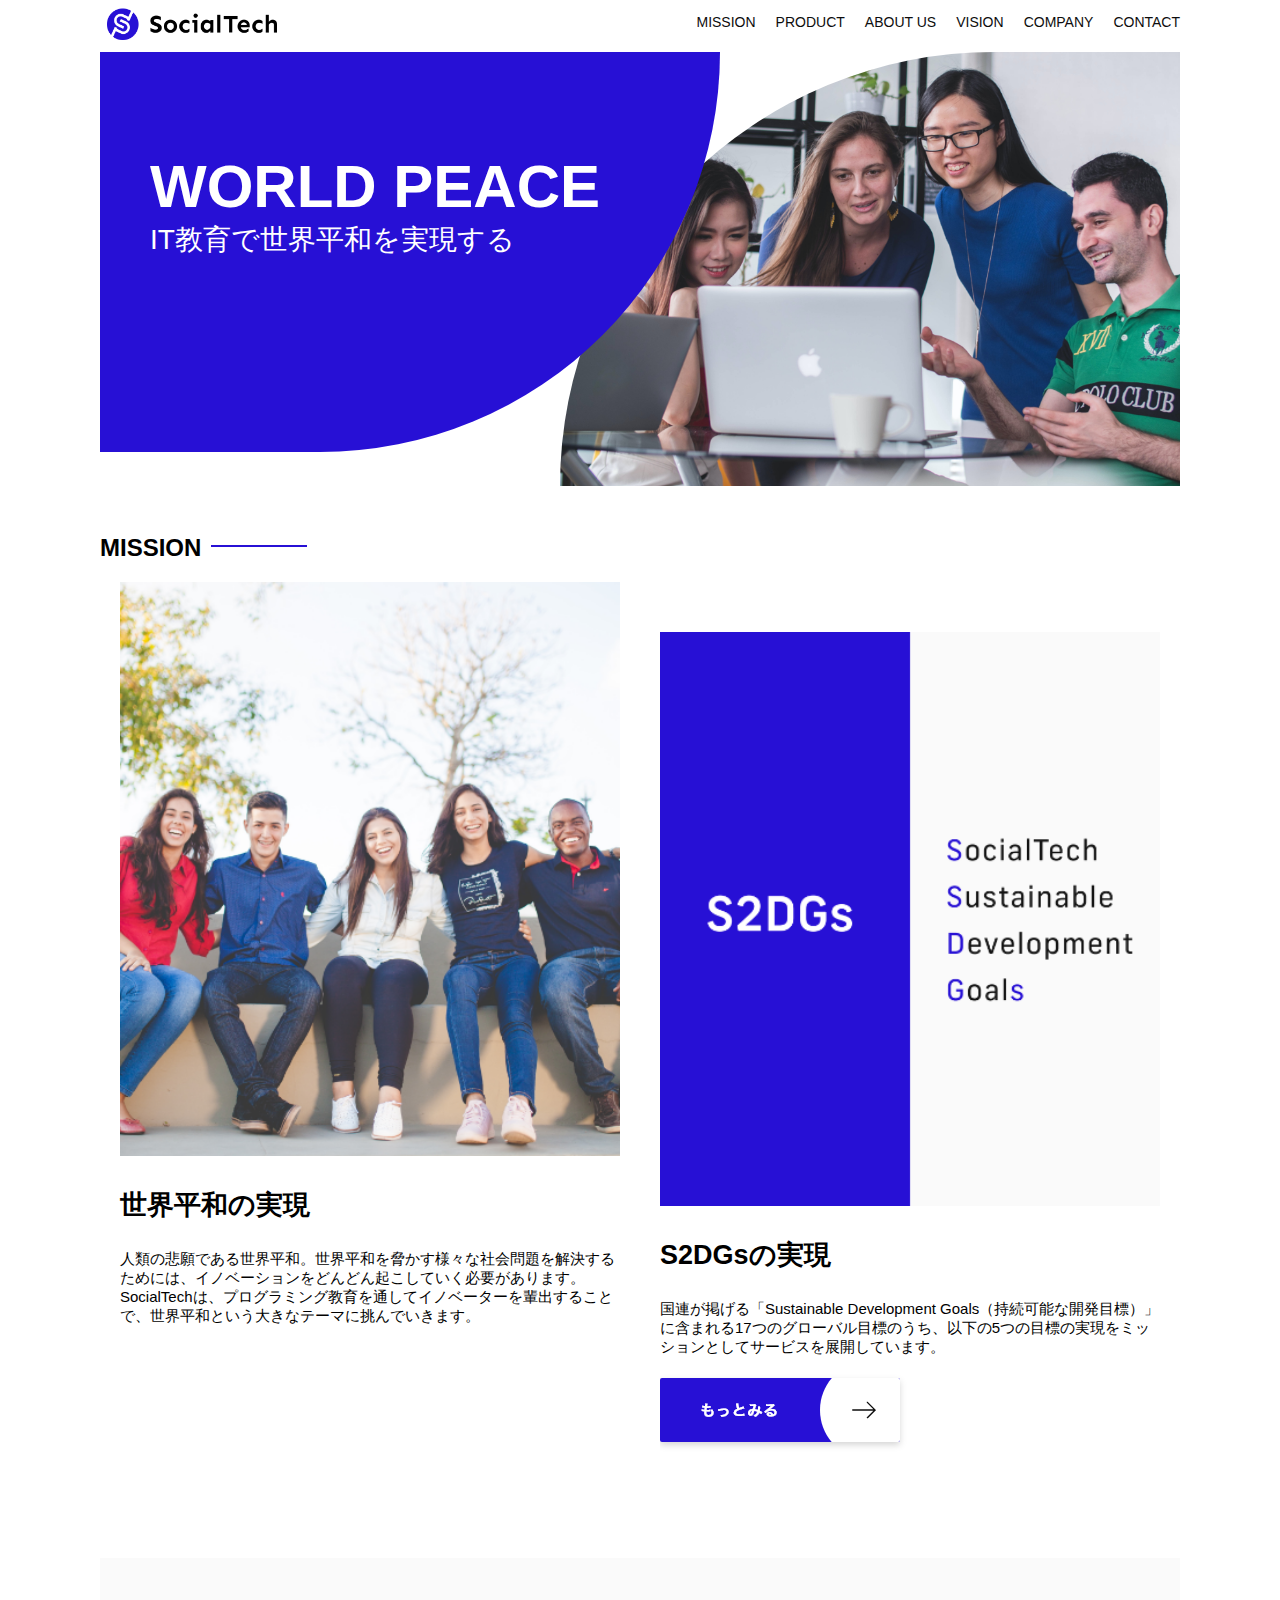
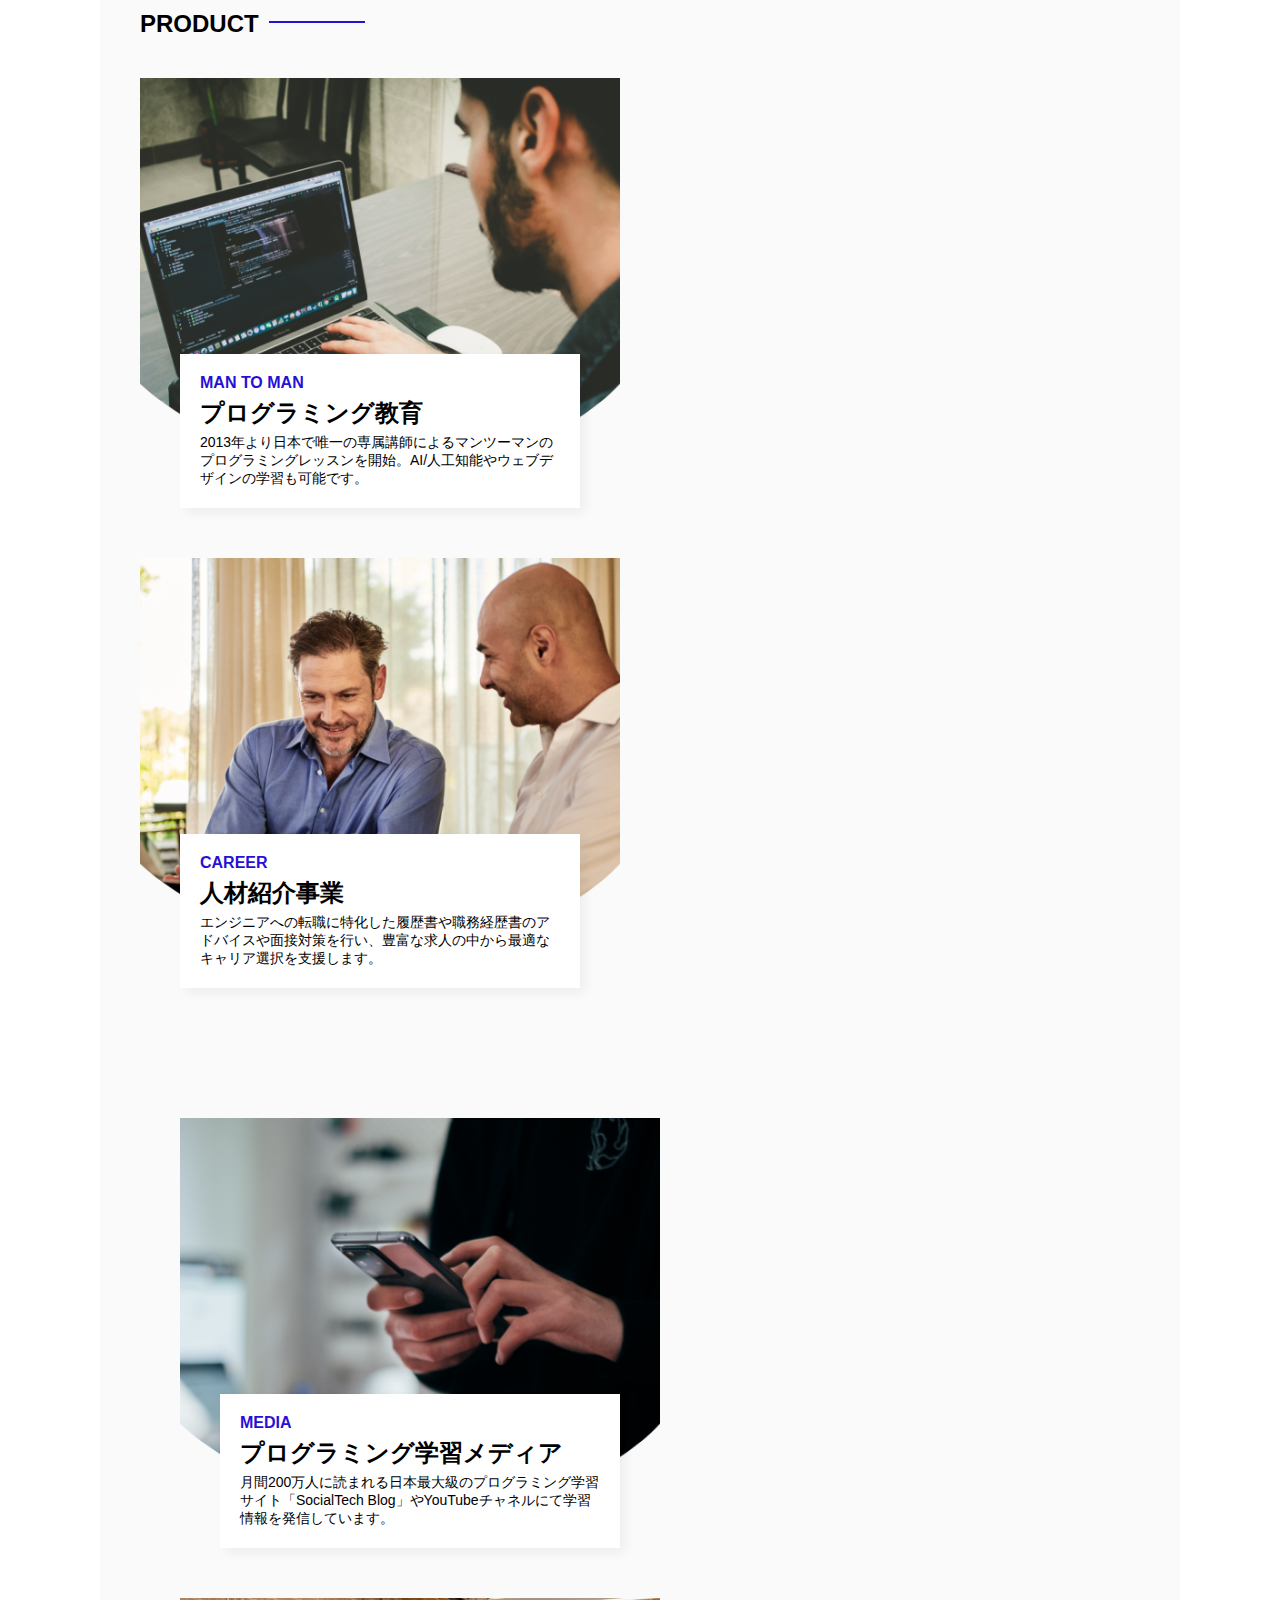
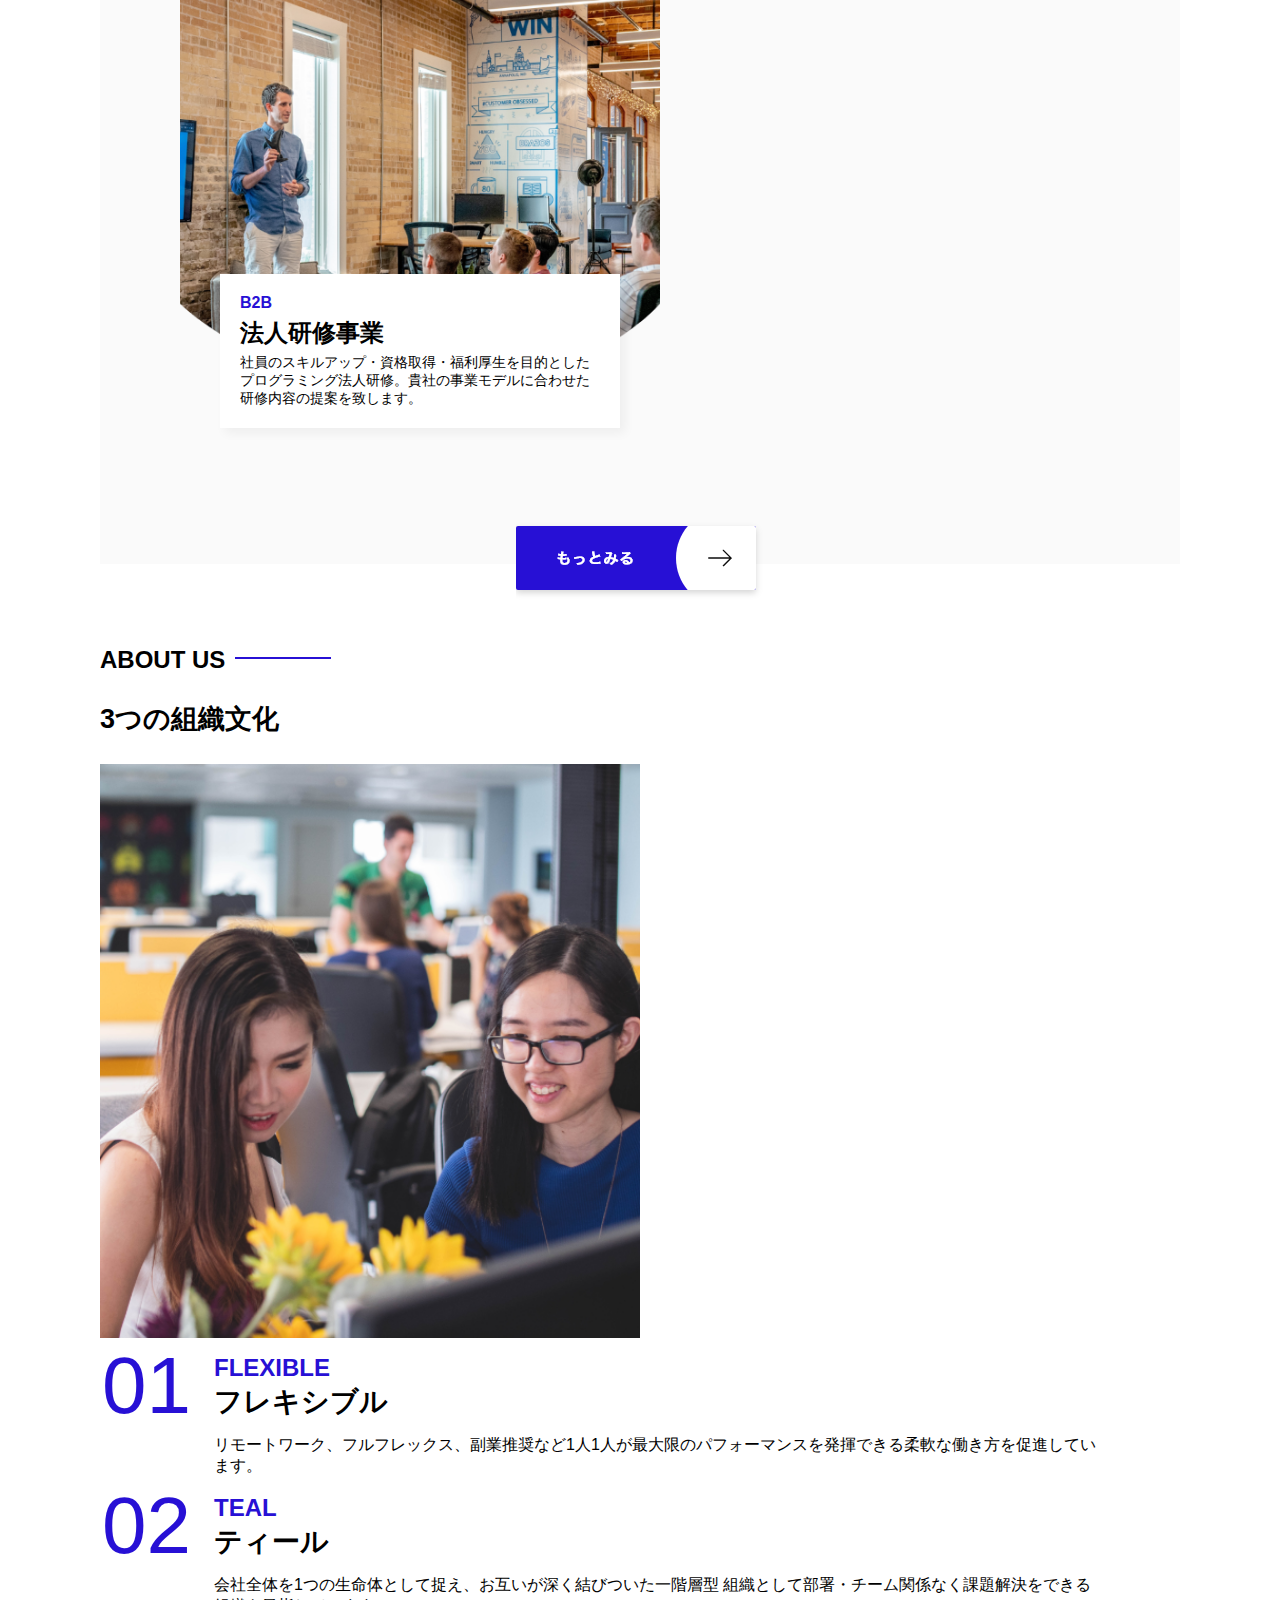
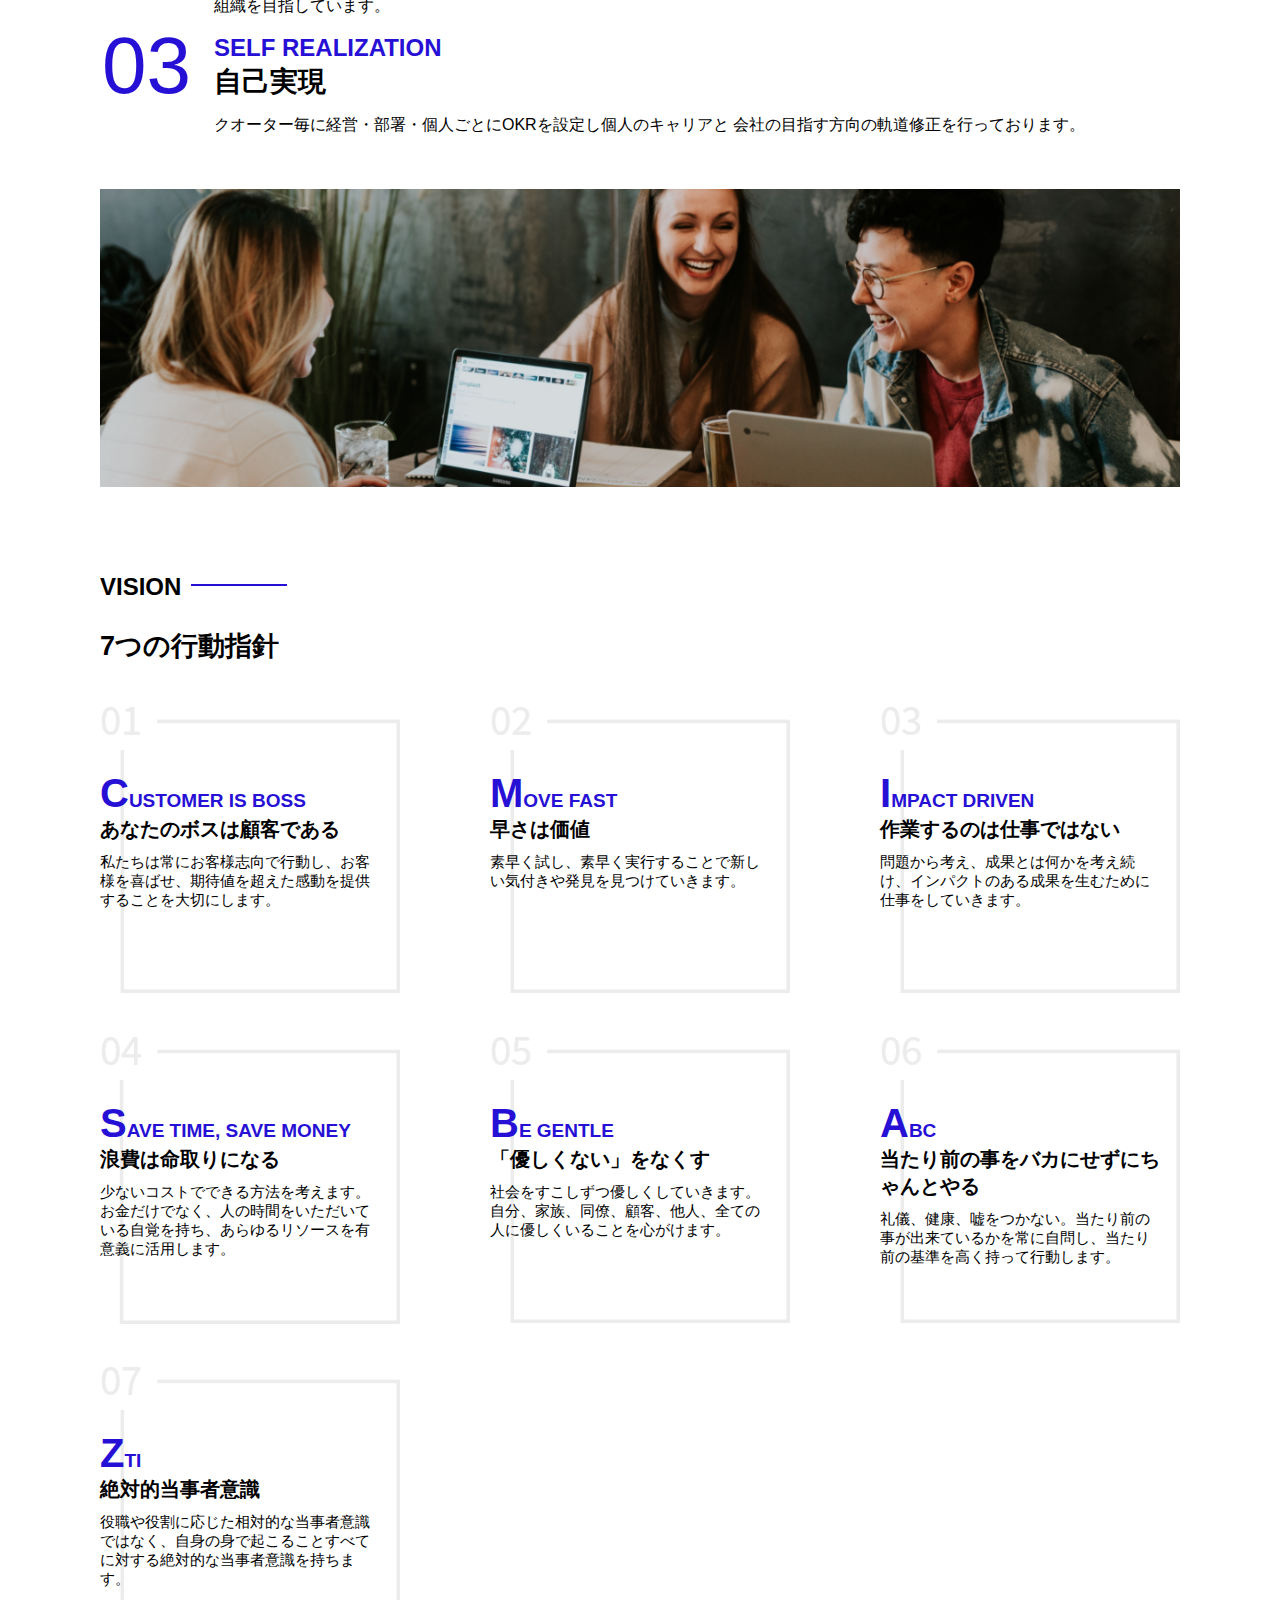
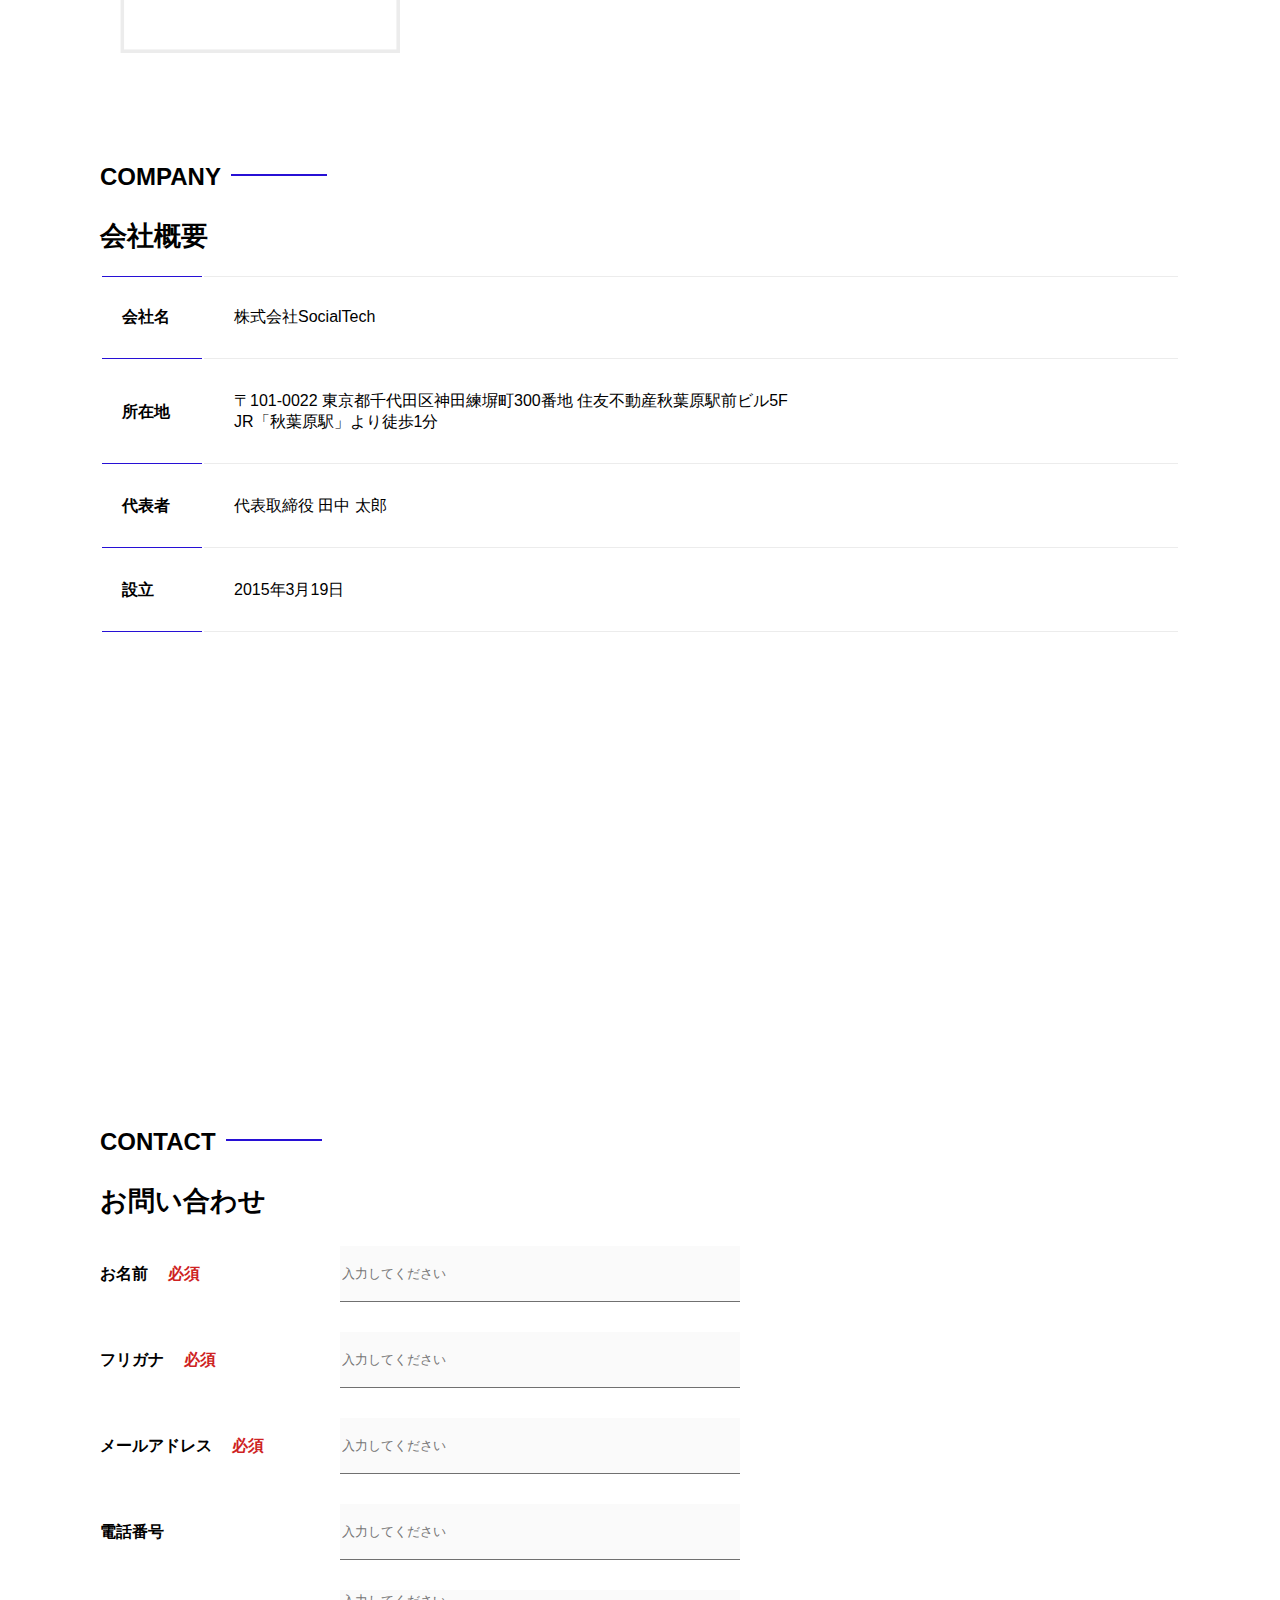
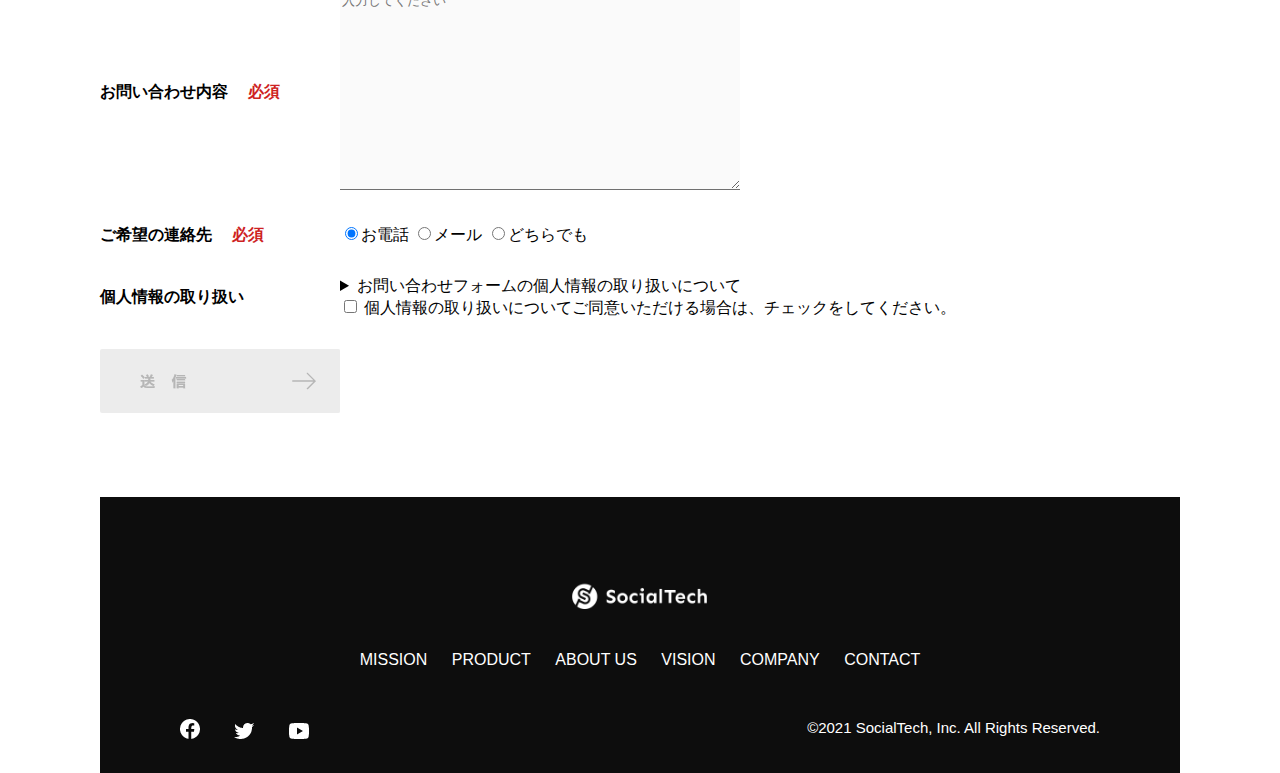
<file: kadai_tutorial_output/index.html>
<!DOCTYPE html>
<html>
<head>
  <title>SocialTech</title>
  <meta charset="UTF-8">
  <meta name="description" content="SocialTechはEdTech業界のリーディングカンパニーを目指します。">
  <meta name="viewport" content="width=device-width, initial-scale=1.0">
  <link rel="stylesheet" href="style.css">
</head>
<body>
  <!-- ヘッダー -->
  <header>
     <!-- ロゴ -->
     <a href="index.html" id="logo"><img src="images/logo.png" alt="トップページに戻る"></a>

      <!-- PC用ナビゲーション -->
    <nav id="nav-pc">
      <ul>
       <li><a href="mission.html">MISSION</a></li>
       <li><a href="product.html">PRODUCT</a></li>
       <li><a href="index.html#aboutus">ABOUT US</a></li>
       <li><a href="index.html#vision">VISION</a></li>
       <li><a href="index.html#company">COMPANY</a></li>
       <li><a href="index.html#contact">CONTACT</a></li>
      </ul>
  </nav>
   <!-- スマホ用メニューボタン -->
   <button id="menu-sp" onclick="document.getElementById('nav-sp').style.display = 'block'">
    <img src="images/button-menu.png" alt="ナビゲーションを開く">
  </button>
   <!-- スマホ用ナビゲーション -->
   <div id="nav-sp">
    <button id="close" onclick="document.getElementById('nav-sp').style.display = 'none'">
      <img src="images/button-close.png" alt="ナビゲーションを閉じる">
    </button>

    <nav>
      <ul>
        <li>
          <a id="logo-sp" href="index.html" onclick="document.getElementById('nav-sp').style.display = 'none'"><img src="images/logo-sp.png" alt="トップページに戻る"></a>
        </li>
        <li><a class="menu" href="mission.html" onclick="document.getElementById('nav-sp').style.display = 'none'">MISSION</a></li>
        <li><a class="menu" href="product.html" onclick="document.getElementById('nav-sp').style.display = 'none'">PRODUCT</a></li>
        <li><a class="menu" href="index.html#aboutus" onclick="document.getElementById('nav-sp').style.display = 'none'">ABOUT US</a></li>
        <li><a class="menu" href="index.html#vision" onclick="document.getElementById('nav-sp').style.display = 'none'">VISION</a></li>
        <li><a class="menu" href="index.html#company" onclick="document.getElementById('nav-sp').style.display = 'none'">COMPANY</a></li>
        <li><a class="menu" href="index.html#contact" onclick="document.getElementById('nav-sp').style.display = 'none'">CONTACT</a></li>
      </ul>
    </nav>
    <div id="sns">
      <a href="https://www.facebook.com/sejuku2013">
        <img src="images/button-facebook.png" alt="Facebookのリンク">
      </a>
      <a href="https://twitter.com/samuraijuku">
        <img src="images/button-twitter.png" alt="Twitterのリンク">
      </a>
      <a href="https://www.youtube.com/channel/UCCFOQO5aDK0xXam4cUQXT8g">
        <img src="images/button-youtube.png" alt="YouTubeのリンク">
      </a>
    </div>
  </div>
  </header>
  <!--======== 前略 ========-->

  <main>
    <article>
      <!-- メインビジュアル -->
      <section id="main-visual">
        <div id="main-message">
          <h1>WORLD PEACE</h1>
          <p>IT教育で世界平和を実現する</p>
        </div>
        <img src="images/index/index-main.png" alt="PCの周りに集まる多国籍の仲間たち">
      </section>
      <!--ミッション-->
      <section id="mission">
        <h2 class="index-h2">MISSION</h2>
        <div id="mission-flex">
          <div>
            <img id="mission-photo" src="images/index/index-mission.png" alt="屋外のベンチで写真を撮影する多国籍の仲間たち">
            <h3>世界平和の実現</h3>
            <p>
              人類の悲願である世界平和。世界平和を脅かす様々な社会問題を解決するためには、イノベーションをどんどん起こしていく必要があります。SocialTechは、プログラミング教育を通してイノベーターを輩出することで、世界平和という大きなテーマに挑んでいきます。
            </p>
          </div>
          <div>
            <img id="s2dgs" src="images/index/s2dgs.png" alt="S2DGs">
            <h3>S2DGsの実現</h3>
            <p>国連が掲げる「Sustainable Development Goals（持続可能な開発目標）」に含まれる17つのグローバル目標のうち、以下の5つの目標の実現をミッションとしてサービスを展開しています。</p>
            <a href="mission.html">
              <img src="images/button-more.png" alt="もっとみる">
            </a>
          </div>
        </div>
      </section>
       <!-- プロダクト -->
       <section id="product">
        <h2 class="index-h2">PRODUCT</h2>
         <div class="product-flex">
          <div id="product-left">
            <div>
              <img class="product-photo" src="images/index/index-mantoman.png" alt="PCでコードを書く男性">
              <div class="product-explain">
                <span>MAN TO MAN</span>
                <h3>プログラミング教育</h3>
                <p>2013年より日本で唯一の専属講師によるマンツーマンのプログラミングレッスンを開始。AI/人工知能やウェブデザインの学習も可能です。</p>
              </div>
            </div>
            <div>
              <img class="product-photo" src="images/index/index-career.png" alt="笑顔で話し合う2人の男性">
              <div class="product-explain">
                <span>CAREER</span>
                <h3>人材紹介事業</h3>
                <p>エンジニアへの転職に特化した履歴書や職務経歴書のアドバイスや面接対策を行い、豊富な求人の中から最適なキャリア選択を支援します。</p>
              </div>
            </div>
          </div>
          <div id="product-right">
            <div>
              <img class="product-photo" src="images/index/index-media.png" alt="スマートフォンを操作する人">
              <div class="product-explain">
                <span>MEDIA</span>
                <h3>プログラミング学習メディア</h3>
                <p>月間200万人に読まれる日本最大級のプログラミング学習サイト「SocialTech Blog」やYouTubeチャネルにて学習情報を発信しています。</p>
              </div>
            </div>
            <div>
              <img class="product-photo" src="images/index/index-b2b.png" alt="講演中の男性とそれを聴く人々">
              <div class="product-explain">
                <span>B2B</span>
                <h3>法人研修事業</h3>
                <p>社員のスキルアップ・資格取得・福利厚生を目的としたプログラミング法人研修。貴社の事業モデルに合わせた研修内容の提案を致します。</p>
              </div>
            </div>
          </div>
        </div>
        <div id="product-more">
          <a href="product.html">
            <img src="images/button-more.png" alt="もっとみる">
          </a>
          </div>
         </div>
       </section>
       <!---ABOUT US-->
      <section id="aboutus">
        <h2 class="index-h2">ABOUT US</h2>
        <h3>3つの組織文化</h3>
        <div>
          <table class="culture-table">
            <tr>
              <td class="culture-num">01</td>
              <th><span class="culture-en">FLEXIBLE</span><br>フレキシブル</th>
            </tr>
            <tr>
              <td>
                <!--空のセル-->
              </td>
              <td class="culture-description">リモートワーク、フルフレックス、副業推奨など1人1人が最大限のパフォーマンスを発揮できる柔軟な働き方を促進しています。</td>
            </tr>
            <tr>
              <td class="culture-num">02</td>
              <th><span class="culture-en">TEAL</span><br>ティール</th>
            </tr>
            <tr>
              <td>
                <!--空のセル-->
              </td>
              <td class="culture-description">会社全体を1つの生命体として捉え、お互いが深く結びついた一階層型 組織として部署・チーム関係なく課題解決をできる組織を目指しています。</td>
            </tr>
            <tr>
              <td class="culture-num">03</td>
              <th><span class="culture-en">SELF REALIZATION</span><br>自己実現</th>
            </tr>
            <tr>
              <td>
                <!--空のセル-->
              </td>
              <td class="culture-description">クオーター毎に経営・部署・個人ごとにOKRを設定し個人のキャリアと 会社の目指す方向の軌道修正を行っております。</td>
            </tr>
          </table>
          <img class="culture-img" src="images/index/index-aboutus1.png" alt="笑顔で話し合う2人の女性">
        </div>
        <img class="culture-img2" src="images/index/index-aboutus2.png" alt="笑顔で話し合う3人の男女">
      </section>
       <!-- VISION -->
       <section id="vision">
        <h2 class="index-h2">VISION</h2>
        <h3>7つの行動指針</h3>
        <div>
          <div class="vision-box">
            <img src="images/index/vision-01.png" alt="01">
            <div>
              <h4>CUSTOMER IS BOSS</h4>
              <h5>あなたのボスは顧客である</h5>
              <p>私たちは常にお客様志向で行動し、お客様を喜ばせ、期待値を超えた感動を提供することを大切にします。</p>
            </div>
          </div>
          <div class="vision-box">
            <img src="images/index/vision-02.png" alt="02">
            <div>
              <h4>MOVE FAST</h4>
              <h5>早さは価値</h5>
              <p>素早く試し、素早く実行することで新しい気付きや発見を見つけていきます。</p>
            </div>
          </div>
          <div class="vision-box">
            <img src="images/index/vision-03.png" alt="03">
            <div>
              <h4>IMPACT DRIVEN</h4>
              <h5>作業するのは仕事ではない</h5>
              <p>問題から考え、成果とは何かを考え続け、インパクトのある成果を生むために仕事をしていきます。</p>
            </div>
          </div>
          <div class="vision-box">
            <img src="images/index//vision-04.png" alt="04">
            <div>
              <h4>SAVE TIME, SAVE MONEY</h4>
              <h5>浪費は命取りになる</h5>
              <p>少ないコストでできる方法を考えます。お金だけでなく、人の時間をいただいている自覚を持ち、あらゆるリソースを有意義に活用します。</p>
            </div>
          </div>
          <div class="vision-box">
            <img src="images/index/vision-05.png" alt="05">
            <div>
              <h4>BE GENTLE</h4>
              <h5>「優しくない」をなくす</h5>
              <p>社会をすこしずつ優しくしていきます。自分、家族、同僚、顧客、他人、全ての人に優しくいることを心がけます。</p>
            </div>
          </div>
          <div class="vision-box">
            <img src="images/index/vision-06.png" alt="06">
            <div>
              <h4>ABC</h4>
              <h5>当たり前の事をバカにせずにちゃんとやる</h5>
              <p>礼儀、健康、嘘をつかない。当たり前の事が出来ているかを常に自問し、当たり前の基準を高く持って行動します。</p>
            </div>
          </div>
          <div class="vision-box">
            <img src="images/index/vision-07.png" alt="07">
            <div>
              <h4>ZTI</h4>
              <h5>絶対的当事者意識</h5>
              <p>役職や役割に応じた相対的な当事者意識ではなく、自身の身で起こることすべてに対する絶対的な当事者意識を持ちます。</p>
            </div>
          </div>
        </div>
      </section>
       <!-- COMPANY -->
       <section id="company">
        <h2 class="index-h2">COMPANY</h2>
        <h3>会社概要</h3>
        <table id="company-table">
          <tr>
            <th class="tableheader tableheader-first">会社名</th>
            <td class="cell cell-first">株式会社SocialTech</td>
          </tr>
          <tr>
            <th class="tableheader">所在地</th>
            <td class="cell">〒101-0022 東京都千代田区神田練塀町300番地 住友不動産秋葉原駅前ビル5F<br>JR「秋葉原駅」より徒歩1分</td>
          </tr>
          <tr>
            <th class="tableheader">代表者</th>
            <td class="cell">代表取締役 田中 太郎</td>
          </tr>
          <tr>
            <th class="tableheader">設立</th>
            <td class="cell">2015年3月19日</td>
          </tr>
        </table>
        <iframe 
        src="https://www.google.com/maps/embed?pb=!1m18!1m12!1m3!1d3240.0688551336807!2d139.7720776771055!3d35.69992317258124!2m3!1f0!2f0!3f0!3m2!1i1024!2i768!4f13.1!3m3!1m2!1s0x60188fee13660e23%3A0x77137876edf742ac!2z5L2P5Y-L5LiN5YuV55Sj56eL6JGJ5Y6f6aeF5YmN44OT44Or!5e0!3m2!1sja!2sjp!4v1704858013291!5m2!1sja!2sjp" 
        style="border: 0" allowfullscreen="" loading="lazy">
        </iframe>
      </section>
       <!-- お問い合わせフォーム -->
       <section id="contact">
        <h2 class="index-h2">CONTACT</h2>
        <h3>お問い合わせ</h3>
        <form>
          <div>
            <div class="contact-heading">
              <label class="contact-label">お名前<span class="contact-span">必須</span></label>
            </div>
            <div>
              <input type="text" name="name" placeholder="入力してください" class="contact-textbox">
            </div>
          </div>
          <div>
            <div class="contact-heading">
              <label class="contact-label">フリガナ<span class="contact-span">必須</span></label>
            </div>
            <div>
              <input type="text" name="hurigana" placeholder="入力してください" class="contact-textbox">
            </div>
          </div>
          <div>
            <div class="contact-heading">
              <label class="contact-label">メールアドレス<span class="contact-span">必須</span></label>
            </div>
            <div>
              <input type="text" name="email" placeholder="入力してください" class="contact-textbox">
            </div>
          </div>
          <div>
            <div class="contact-heading">
              <label class="contact-label">電話番号</label>
            </div>
            <div>
              <input type="text" name="tel" placeholder="入力してください" class="contact-textbox">
            </div>
          </div>
          <div>
            <div class="contact-heading">
              <label class="contact-label">お問い合わせ内容<span class="contact-span">必須</span></label>
            </div>
            <div>
              <textarea class="contact-textarea" placeholder="入力してください" name="message"></textarea>
            </div>
          </div>
          <div>
            <div class="contact-heading">
              <label class="contact-label">ご希望の連絡先<span class="contact-span">必須</span></label>
            </div>
            <div>
              <input class="radiobutton" type="radio" value="tel" name="contact" checked><label>お電話</label>
              <input class="radiobutton" type="radio" value="mail" name="contact"><label>メール</label>
              <input class="radiobutton" type="radio" value="both" name="contact"><label>どちらでも</label>
            </div>
          </div>
          <div>
            <div class="contact-heading">
              <label class="contact-label">個人情報の取り扱い</label>
            </div>
            <div>
              <details>
                <summary>お問い合わせフォームの個人情報の取り扱いについて</summary>
                <div>
                  <dl>
                    <dt>１．組織の名称又は氏名</dt>
                    <dd>株式会社SocialTech</dd>
                    <dt>２．個人情報保護管理者（若しくはその代理人）の氏名又は職名、所属及び連絡先</dt>
                    <dd>
                      <p>鈴木 一郎 コーポレート部</p>
                      <p>メールアドレス：samurai@example.com</p>
                      <p>TEL：03-1234-5678</p>
                    </dd>
                    <dt>３．個人情報の利用目的</dt>
                    <dd>
                      <ul>
                        <li>本サービス及び本サービスに関連する情報の提供又はそれらに関する連絡のため</li>
                        <li>ユーザーの本人確認のため</li>
                        <li>当社サービスのご案内のため</li>
                        <li>当社の商品等の広告または宣伝（電子メールによるものを含むものとします。）</li>
                      </ul>
                    </dd>
                    <dt>４．個人情報の取り扱い業務の委託</dt>
                    <dd>個人情報の取扱業務の全部または一部を外部に業務委託する場合があります。その際、弊社は、個人情報を適切に保護できる管理体制を敷き実行していることを条件として委託先を厳選したうえで、機密保持契約を委託先と締結し、お客様の個人情報を厳密に管理させます。</dd>
                    <dt>５．個人情報の開示等の請求</dt>
                    <dd>
                      お客様は、弊社に対してご自身の個人情報の開示等（利用目的の通知、開示、内容の訂正・追加・削除、利用の停止または消去、第三者への提供の停止）に関して、当社問合わせ窓口に申し出ることができます。<br>
                      その際、弊社はお客様ご本人を確認させていただいたうえで、合理的な期間内に対応いたします。<br>
                      なお、個人情報に関する弊社問合わせ先は、次の通りです。
                    </dd>
                    <dd>
                      <p>株式会社SocialTech　個人情報問合せ窓口</p>
                      <p>〒150-0043　東京都千代田区神田練塀町300番地 住友不動産秋葉原駅前ビル5F</p>
                      <p>メールアドレス：samurai@example.com　TEL：03-1234-5678</p>
                    </dd>

                    <dt>６．個人情報を提供されることの任意性について</dt>
                    <dd>お客様がご自身の個人情報を弊社に提供されるか否かは、お客様のご判断によりますが、もしご提供されない場合には、適切なサービスが提供できない場合がありますので予めご了承ください。</dd>
                  </dl>
                </div>
              </details>
              <input type="checkbox" name="agree">
              <span>個人情報の取り扱いについてご同意いただける場合は、チェックをしてください。</span>
            </div>
          </div>
          <input type="image" src="images/button-submit.png" alt="送信する">
        </form>
      </section>
    </article>
  </main>

  <footer>
    <div id="footer-logo">
      <img src="images/logo-sp.png" alt="SocialTech">
    </div>
    <div id="footer-link">
      <a href="mission.html">MISSION</a>
      <a href="product.html">PRODUCT</a>
      <a href="index.html#aboutus">ABOUT US</a>
      <a href="index.html#vision">VISION</a>
      <a href="index.html#company">COMPANY</a>
      <a href="index.html#contact">CONTACT</a>
    </div>
    <div id="sns-footer">
      <div class="sns-btns">
        <a href="https://www.facebook.com/sejuku2013"><img src="images/button-facebook.png" alt="Facebookのリンク"></a>
        <a href="https://twitter.com/samuraijuku"><img src="images/button-twitter.png" alt="Twitterのリンク"></a>
        <a href="https://www.youtube.com/channel/UCCFOQO5aDK0xXam4cUQXT8g"><img src="images/button-youtube.png" alt="YouTubeのリンク"></a>
      </div>
      <p id="copyright">&copy;2021 SocialTech, Inc. All Rights Reserved.</p>
    </div>
  </footer>

</body>

</html>
</file>
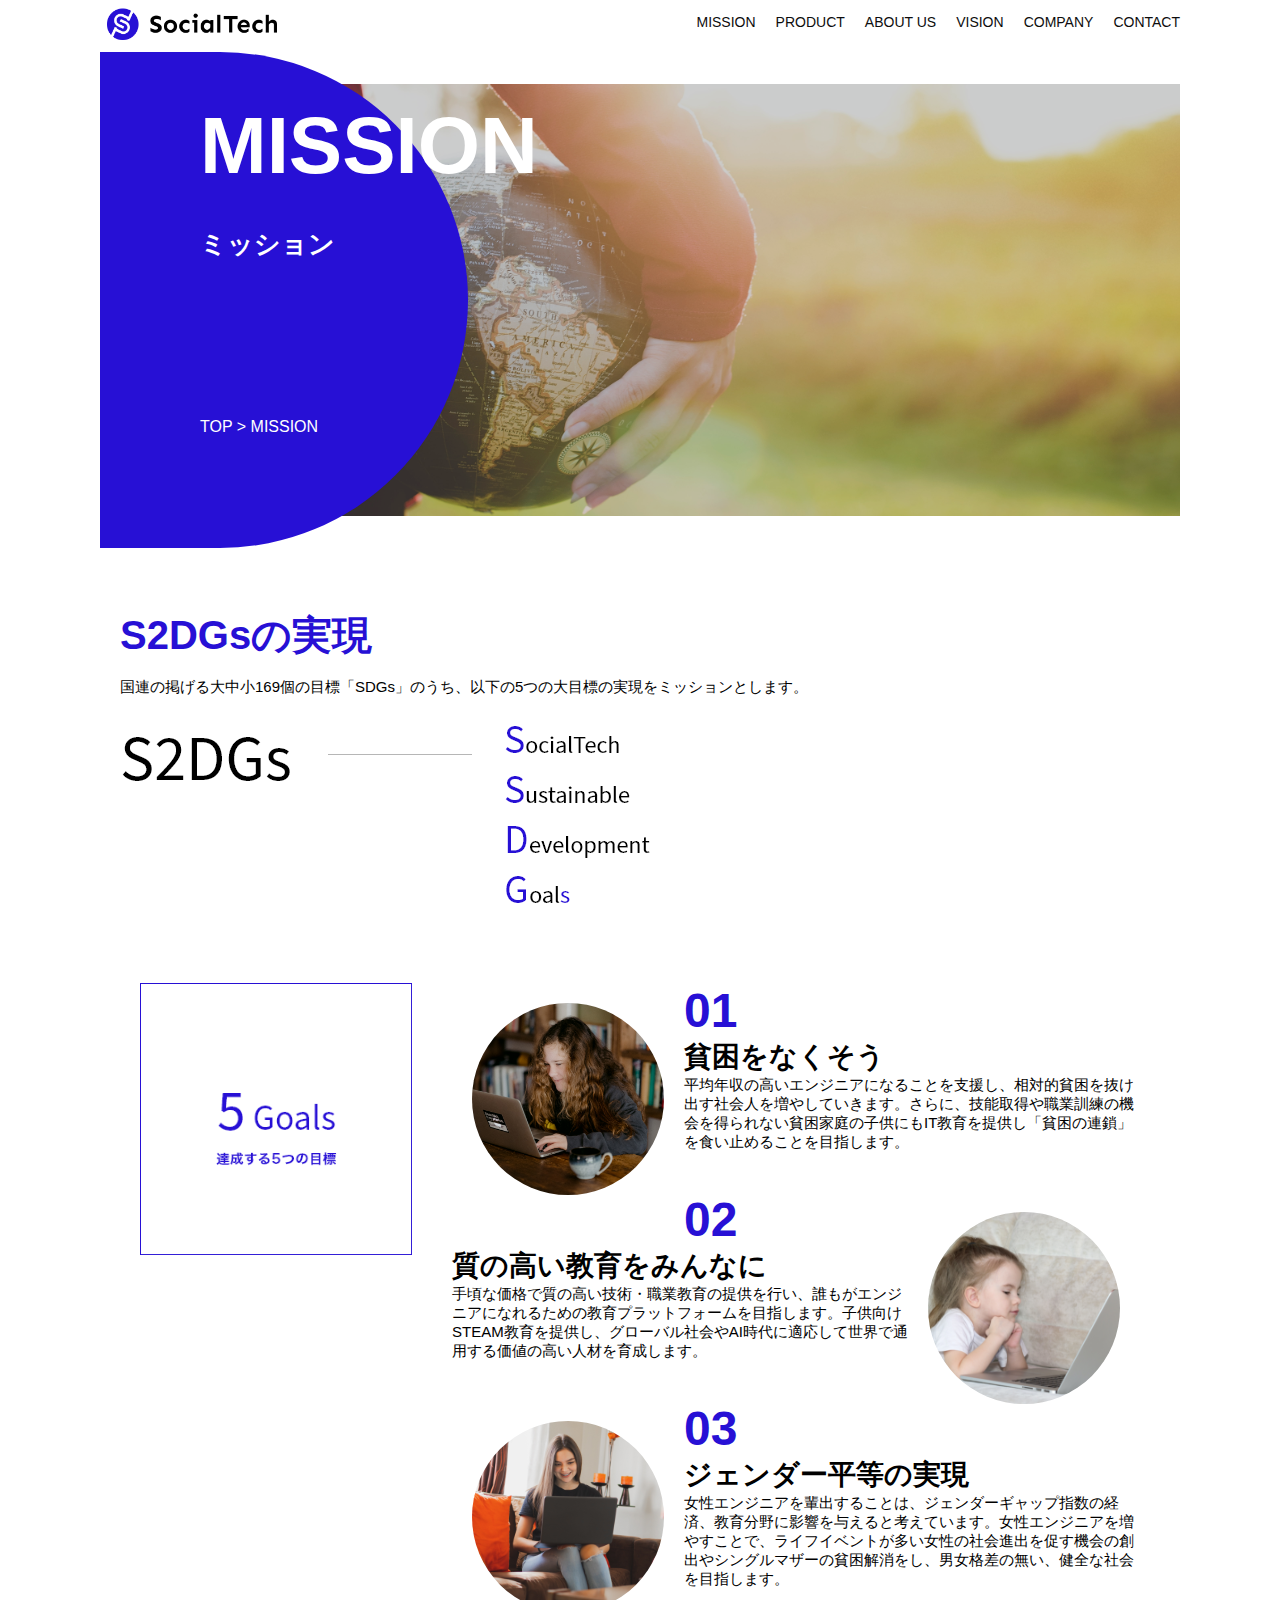
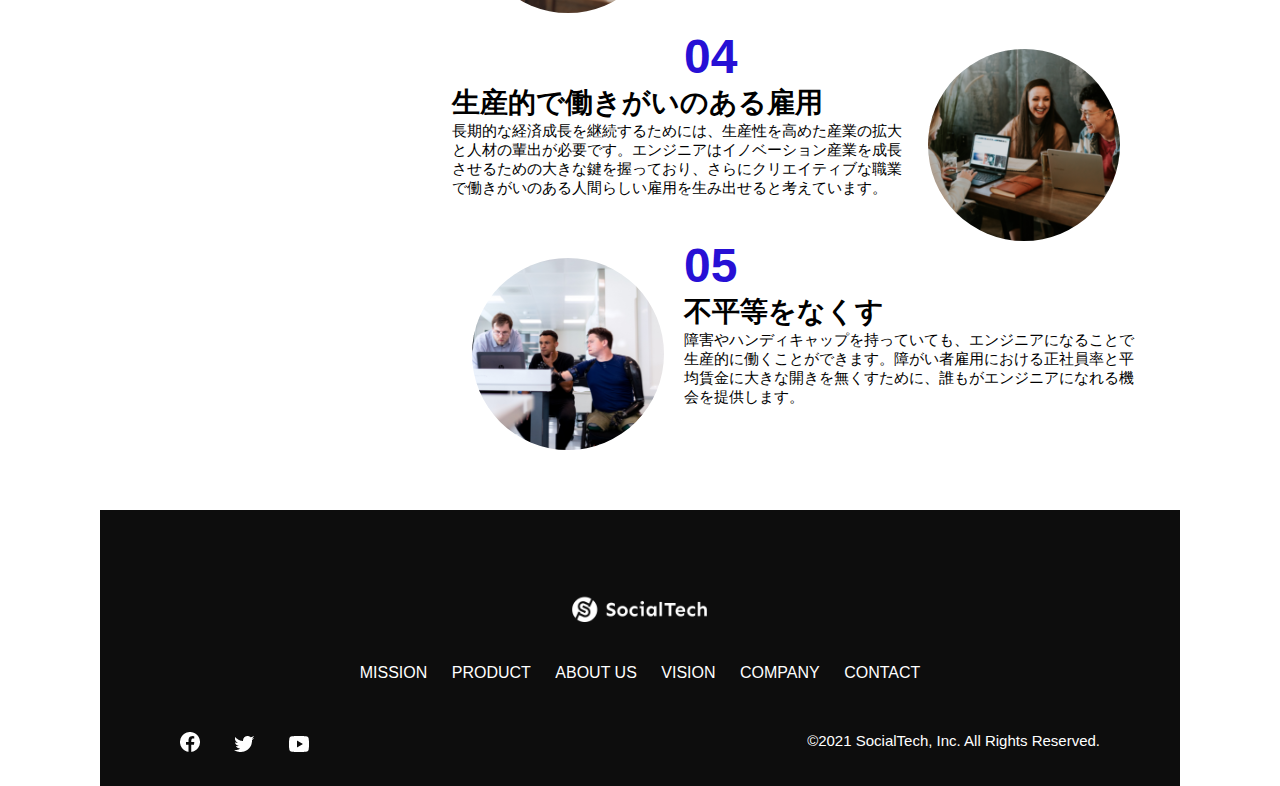
<file: kadai_tutorial_output/mission.html>
<!DOCTYPE html>
<html>
  <head>
    <title></title>
    <title>SocialTech - MISSION ミッション -</title>
    <meta charset="utf-8">
    <meta name="description" content="">
    <meta name="description" content="SocialTechが目指す5つの目標（S2DGs）を紹介します">
    <meta name="viewport" content="width=device-width, initial-scale=1.0">
    <link rel="stylesheet" href="style.css">
  </head>

  <body>
    <!-- ヘッダー -->
    <header>
      <!-- ロゴ -->
      <a href="index.html" id="logo">
        <img src="images/logo.png" alt="トップページに戻る">
      </a>

      <!-- PC用ナビゲーション -->
      <nav id="nav-pc">
        <ul>
          <li><a href="mission.html">MISSION</a></li>
          <li><a href="product.html">PRODUCT</a></li>
          <li><a href="index.html#aboutus">ABOUT US</a></li>
          <li><a href="index.html#vision">VISION</a></li>
          <li><a href="index.html#company">COMPANY</a></li>
          <li><a href="index.html#contact">CONTACT</a></li>
        </ul>
      </nav>

      <!-- スマホ用メニューボタン -->
      <button id="menu-sp" onclick="document.getElementById('nav-sp').style.display = 'block'">
        <img src="images/button-menu.png" alt="ナビゲーションを開く">
      </button>

      <!-- スマホ用ナビゲーション -->
      <div id="nav-sp">
        <button id="close" onclick="document.getElementById('nav-sp').style.display = 'none'">
          <img src="images/button-close.png" alt="ナビゲーションを閉じる">
        </button>

        <nav>
          <ul>
            <li>
              <a id="logo-sp" href="index.html" onclick="document.getElementById('nav-sp').style.display = 'none'"><img src="images/logo-sp.png" alt="トップページに戻る"></a>
            </li>
            <li><a class="menu" href="mission.html" onclick="document.getElementById('nav-sp').style.display = 'none'">MISSION</a></li>
            <li><a class="menu" href="product.html" onclick="document.getElementById('nav-sp').style.display = 'none'">PRODUCT</a></li>
            <li><a class="menu" href="index.html#aboutus" onclick="document.getElementById('nav-sp').style.display = 'none'">ABOUT US</a></li>
            <li><a class="menu" href="index.html#vision" onclick="document.getElementById('nav-sp').style.display = 'none'">VISION</a></li>
            <li><a class="menu" href="index.html#company" onclick="document.getElementById('nav-sp').style.display = 'none'">COMPANY</a></li>
            <li><a class="menu" href="index.html#contact" onclick="document.getElementById('nav-sp').style.display = 'none'">CONTACT</a></li>
          </ul>
        </nav>
        <div id="sns">
          <a href="https://www.facebook.com/sejuku2013">
            <img src="images/button-facebook.png" alt="Facebookのリンク">
          </a>
          <a href="https://twitter.com/samuraijuku">
            <img src="images/button-twitter.png" alt="Twitterのリンク">
          </a>
          <a href="https://www.youtube.com/channel/UCCFOQO5aDK0xXam4cUQXT8g">
            <img src="images/button-youtube.png" alt="YouTubeのリンク">
          </a>
        </div>
      </div>
    </header>

    <main>
      <article>
        <section id="mission-main">
          <div class="mission-main-inner">
            <div id="mission-title">
              <h1>MISSION<br><span>ミッション</span></h1>
              <p>TOP > MISSION</p>
            </div>
          </div>
        </section>
        <section id="mission-s2dgs">
          <h2 class="mission-h2">S2DGsの実現</h2>
          <p>国連の掲げる大中小169個の目標「SDGs」のうち、以下の5つの大目標の実現をミッションとします。</p>
          <img src="images/mission/mission-s2dgs.png" alt="S2DGs">
        </section>

        <section id="mission-five-goals">
          <div class="five-goals-image">
            <img src="images/mission/mission-5goals.png" alt="5Goals">
          </div>
          <div class="five-goals-read">
            <div>
              <img class="fivegoals-image-left" src="images/mission/mission-5goals01.png" alt="PCを操作する女の子">
              <span class="fivegoals-number">01</span>
              <h3 class="fivegoals-h3">貧困をなくそう</h3>
              <p class="fivegoals-p">平均年収の高いエンジニアになることを支援し、相対的貧困を抜け出す社会人を増やしていきます。さらに、技能取得や職業訓練の機会を得られない貧困家庭の子供にもIT教育を提供し「貧困の連鎖」を食い止めることを目指します。</p>
            </div>
            <div>
              <img class="fivegoals-image-right" src="images/mission/mission-5goals02.png" alt="PCを見つめる小さい女の子">
              <span class="fivegoals-number">02</span>
              <h3 class="fivegoals-h3">質の高い教育をみんなに</h3>
              <p class="fivegoals-p">手頃な価格で質の高い技術・職業教育の提供を行い、誰もがエンジニアになれるための教育プラットフォームを目指します。子供向けSTEAM教育を提供し、グローバル社会やAI時代に適応して世界で通用する価値の高い人材を育成します。</p>
            </div>
            <div>
              <img class="fivegoals-image-left" src="images/mission/mission-5goals03.png" alt="PCを操作する女性">

              <span class="fivegoals-number">03</span>
              <h3 class="fivegoals-h3">ジェンダー平等の実現</h3>
              <p class="fivegoals-p">女性エンジニアを輩出することは、ジェンダーギャップ指数の経済、教育分野に影響を与えると考えています。女性エンジニアを増やすことで、ライフイベントが多い女性の社会進出を促す機会の創出やシングルマザーの貧困解消をし、男女格差の無い、健全な社会を目指します。</p>
            </div>
            <div>
              <img class="fivegoals-image-right" src="images/mission/mission-5goals04.png" alt="笑顔で話し合う3人の男女">
              <span class="fivegoals-number">04</span>
              <h3 class="fivegoals-h3">生産的で働きがいのある雇用</h3>
              <p class="fivegoals-p">長期的な経済成長を継続するためには、生産性を高めた産業の拡大と人材の輩出が必要です。エンジニアはイノベーション産業を成長させるための大きな鍵を握っており、さらにクリエイティブな職業で働きがいのある人間らしい雇用を生み出せると考えています。</p>
            </div>
            <div>
              <img class="fivegoals-image-left" src="images/mission/mission-5goals05.png" alt="障害を持つ男性が生き生きと働く様子">
              <span class="fivegoals-number">05</span>
              <h3 class="fivegoals-h3">不平等をなくす</h3>
              <p class="fivegoals-p">障害やハンディキャップを持っていても、エンジニアになることで生産的に働くことができます。障がい者雇用における正社員率と平均賃金に大きな開きを無くすために、誰もがエンジニアになれる機会を提供します。</p>
            </div>
          </div>
        </section>
      </article>
    </main>

    <footer>
      <div id="footer-logo">
        <img src="images/logo-sp.png" alt="SocialTech">
      </div>
      <div id="footer-link">
        <a href="mission.html">MISSION</a>
        <a href="product.html">PRODUCT</a>
        <a href="index.html#aboutus">ABOUT US</a>
        <a href="index.html#vision">VISION</a>
        <a href="index.html#company">COMPANY</a>
        <a href="index.html#contact">CONTACT</a>
      </div>
      <div id="sns-footer">
        <div class="sns-btns">
          <a href="https://www.facebook.com/sejuku2013"><img src="images/button-facebook.png" alt="Facebookのリンク"></a>
          <a href="https://twitter.com/samuraijuku"><img src="images/button-twitter.png" alt="Twitterのリンク"></a>
          <a href="https://www.youtube.com/channel/UCCFOQO5aDK0xXam4cUQXT8g"><img src="images/button-youtube.png" alt="YouTubeのリンク"></a>
        </div>
        <p id="copyright">&copy;2021 SocialTech, Inc. All Rights Reserved.</p>
      </div>
    </footer>

  </body>
</html>
</file>
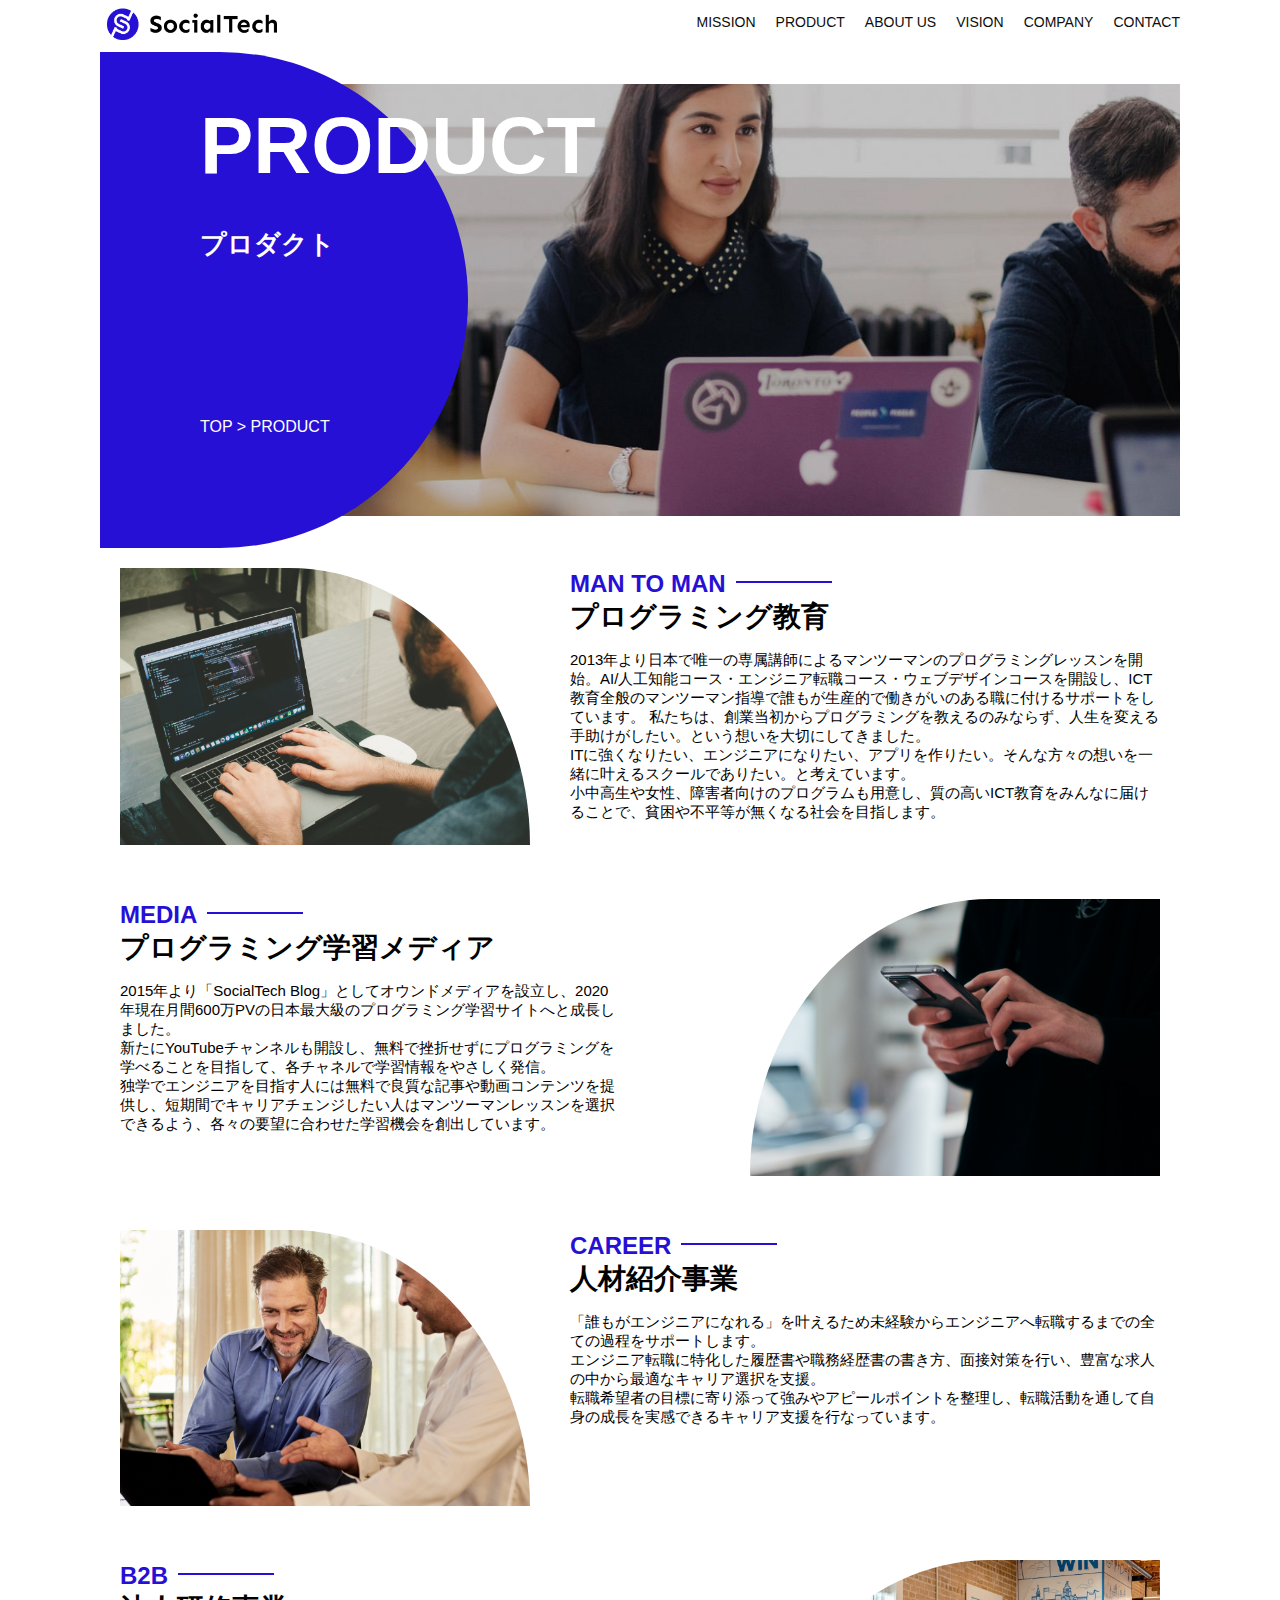
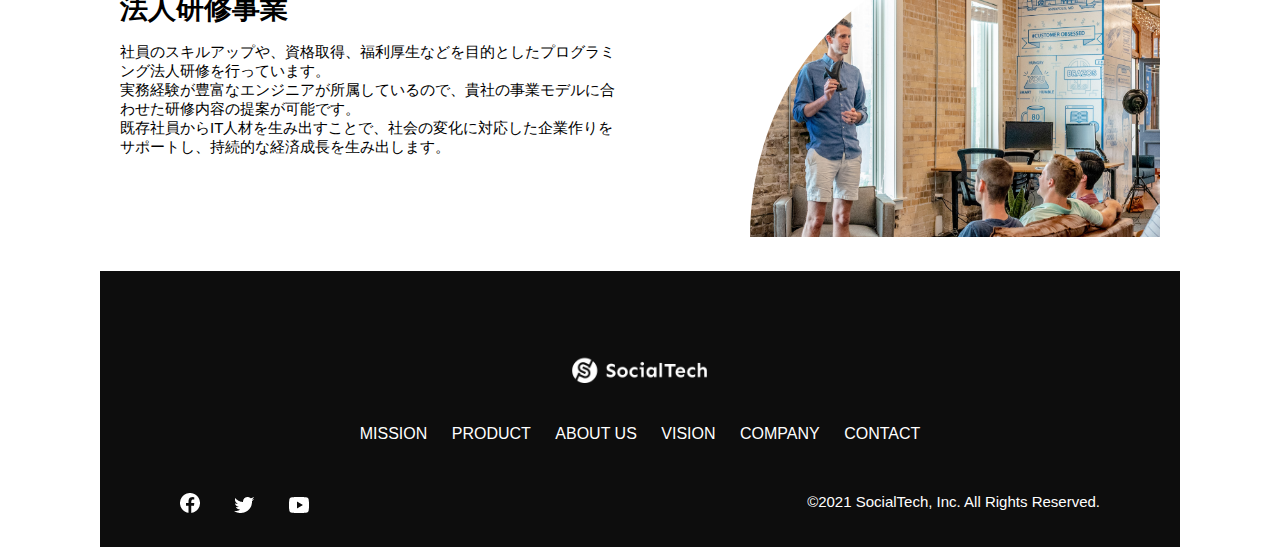
<file: kadai_tutorial_output/product.html>
<!DOCTYPE html>
<html>
  <head>
    <title></title>
    <title>SocialTech -PRODUCT プロダクト-</title>
    <meta charset="utf-8">
    <meta name="description" content="">
    <meta name="description" content="SocialTechの4つのプロダクトを紹介します">
    <meta name="viewport" content="width=device-width, initial-scale=1.0">
    <link rel="stylesheet" href="style.css">
  </head>

  <body>
    <!-- ヘッダー -->
    <header>
      <!-- ロゴ -->
      <a href="index.html" id="logo">
        <img src="images/logo.png" alt="トップページに戻る">
      </a>

      <!-- PC用ナビゲーション -->
      <nav id="nav-pc">
        <ul>
          <li><a href="mission.html">MISSION</a></li>
          <li><a href="product.html">PRODUCT</a></li>
          <li><a href="index.html#aboutus">ABOUT US</a></li>
          <li><a href="index.html#vision">VISION</a></li>
          <li><a href="index.html#company">COMPANY</a></li>
          <li><a href="index.html#contact">CONTACT</a></li>
        </ul>
      </nav>

      <!-- スマホ用メニューボタン -->
      <button id="menu-sp" onclick="document.getElementById('nav-sp').style.display = 'block'">
        <img src="images/button-menu.png" alt="ナビゲーションを開く">
      </button>

      <!-- スマホ用ナビゲーション -->
      <div id="nav-sp">
        <button id="close" onclick="document.getElementById('nav-sp').style.display = 'none'">
          <img src="images/button-close.png" alt="ナビゲーションを閉じる">
        </button>

        <nav>
          <ul>
            <li>
              <a id="logo-sp" href="index.html" onclick="document.getElementById('nav-sp').style.display = 'none'"><img src="images/logo-sp.png" alt="トップページに戻る"></a>
            </li>
            <li><a class="menu" href="mission.html" onclick="document.getElementById('nav-sp').style.display = 'none'">MISSION</a></li>
            <li><a class="menu" href="product.html" onclick="document.getElementById('nav-sp').style.display = 'none'">PRODUCT</a></li>
            <li><a class="menu" href="index.html#aboutus" onclick="document.getElementById('nav-sp').style.display = 'none'">ABOUT US</a></li>
            <li><a class="menu" href="index.html#vision" onclick="document.getElementById('nav-sp').style.display = 'none'">VISION</a></li>
            <li><a class="menu" href="index.html#company" onclick="document.getElementById('nav-sp').style.display = 'none'">COMPANY</a></li>
            <li><a class="menu" href="index.html#contact" onclick="document.getElementById('nav-sp').style.display = 'none'">CONTACT</a></li>
          </ul>
        </nav>
        <div id="sns">
          <a href="https://www.facebook.com/sejuku2013">
            <img src="images/button-facebook.png" alt="Facebookのリンク">
          </a>
          <a href="https://twitter.com/samuraijuku">
            <img src="images/button-twitter.png" alt="Twitterのリンク">
          </a>
          <a href="https://www.youtube.com/channel/UCCFOQO5aDK0xXam4cUQXT8g">
            <img src="images/button-youtube.png" alt="YouTubeのリンク">
          </a>
        </div>
      </div>
    </header>

    <main>
      <article>
        <section id="product-main">
          <div class="product-main-inner">
            <div id="product-title">
              <h1>PRODUCT<br><span>プロダクト</span></h1>
              <p>TOP > PRODUCT</p>
            </div>
          </div>
        </section>
        <section class="product-section product-section-left">
          <div class="product-section-img">
            <img src="images/product/product-mantoman.png" alt="PCでコードを書く男性">
          </div>
          <div class="product-read">
            <h2 class="product-h2">MAN TO MAN</h2>
            <h3 class="product-h3">プログラミング教育</h3>
            <p>
              2013年より日本で唯一の専属講師によるマンツーマンのプログラミングレッスンを開始。AI/人工知能コース・エンジニア転職コース・ウェブデザインコースを開設し、ICT教育全般のマンツーマン指導で誰もが生産的で働きがいのある職に付けるサポートをしています。 私たちは、創業当初からプログラミングを教えるのみならず、人生を変える手助けがしたい。という想いを大切にしてきました。<br>ITに強くなりたい、エンジニアになりたい、アプリを作りたい。そんな方々の想いを一緒に叶えるスクールでありたい。と考えています。<br>小中高生や女性、障害者向けのプログラムも用意し、質の高いICT教育をみんなに届けることで、貧困や不平等が無くなる社会を目指します。
            </p>
          </div>
        </section>

        <section class="product-section product-section-right">
          <div class="product-read">
            <h2 class="product-h2">MEDIA</h2>
            <h3 class="product-h3">プログラミング学習メディア</h3>
            <p>2015年より「SocialTech Blog」としてオウンドメディアを設立し、2020年現在月間600万PVの日本最大級のプログラミング学習サイトへと成長しました。<br>新たにYouTubeチャンネルも開設し、無料で挫折せずにプログラミングを学べることを目指して、各チャネルで学習情報をやさしく発信。<br>独学でエンジニアを目指す人には無料で良質な記事や動画コンテンツを提供し、短期間でキャリアチェンジしたい人はマンツーマンレッスンを選択できるよう、各々の要望に合わせた学習機会を創出しています。</p>
          </div>
          <div class="product-section-img">
            <img src="images/product/product-media.png" alt="スマートフォンを操作する人">
          </div>
        </section>

        <section class="product-section product-section-left">
          <div class="product-section-img">
            <img src="images/product/product-career.png" alt="笑顔で話し合う2人の男性">
          </div>
          <div class="product-read">
            <h2 class="product-h2">CAREER</h2>
            <h3 class="product-h3">人材紹介事業</h3>
            <p>「誰もがエンジニアになれる」を叶えるため未経験からエンジニアへ転職するまでの全ての過程をサポートします。<br>エンジニア転職に特化した履歴書や職務経歴書の書き方、面接対策を行い、豊富な求人の中から最適なキャリア選択を支援。<br>転職希望者の目標に寄り添って強みやアピールポイントを整理し、転職活動を通して自身の成長を実感できるキャリア支援を行なっています。<br></p>
          </div>
        </section>

        <section class="product-section product-section-right">
          <div class="product-read">
            <h2 class="product-h2">B2B</h2>
            <h3 class="product-h3">法人研修事業</h3>
            <p>社員のスキルアップや、資格取得、福利厚生などを目的としたプログラミング法人研修を行っています。<br>実務経験が豊富なエンジニアが所属しているので、貴社の事業モデルに合わせた研修内容の提案が可能です。<br>既存社員からIT人材を生み出すことで、社会の変化に対応した企業作りをサポートし、持続的な経済成長を生み出します。</p>
          </div>
          <div class="product-section-img">
            <img src="images/product/product-b2b.png" alt="講演中の男性とそれを聴く人々">
          </div>
        </section>
      </article>
    </main>

    <footer>
      <div id="footer-logo">
        <img src="images/logo-sp.png" alt="SocialTech">
      </div>
      <div id="footer-link">
        <a href="mission.html">MISSION</a>
        <a href="product.html">PRODUCT</a>
        <a href="index.html#aboutus">ABOUT US</a>
        <a href="index.html#vision">VISION</a>
        <a href="index.html#company">COMPANY</a>
        <a href="index.html#contact">CONTACT</a>
      </div>
      <div id="sns-footer">
        <div class="sns-btns">
          <a href="https://www.facebook.com/sejuku2013"><img src="images/button-facebook.png" alt="Facebookのリンク"></a>
          <a href="https://twitter.com/samuraijuku"><img src="images/button-twitter.png" alt="Twitterのリンク"></a>
          <a href="https://www.youtube.com/channel/UCCFOQO5aDK0xXam4cUQXT8g"><img src="images/button-youtube.png" alt="YouTubeのリンク"></a>
        </div>
        <p id="copyright">&copy;2021 SocialTech, Inc. All Rights Reserved.</p>
      </div>
    </footer>
    
  </body>
</html>
</file>
<file: kadai_tutorial_output/style.css>
/* PC、スマホ共通スタイル */
* {
  box-sizing: border-box;
}

p {
 font-size: 15px;
}

body {
  max-width: 1080px;
  margin: 0 auto 0 auto;
   font-family: "Source Sans Pro", "Hiragino Kaku Gothic ProN", Meiryo, Arial, sans-serif;
}

/* ヘッダー */
header {
  display: flex;
  justify-content: space-between;
}

/* ナビゲーションのレイアウト */
#nav-pc {
  font-size: 14px;
}

#nav-pc ul {
  display: flex;
  padding-left: 0;
}

#nav-pc li {
  list-style: none;
}

/* ナビゲーションのリンクの装飾設定 */
#nav-pc a {
  text-decoration: none;
  margin-left: 20px;
  color: #0d0d0d;
}

#nav-pc a:hover {
  text-decoration: underline;
}

/* スマホ用ナビを非表示 */
#nav-sp,
#menu-sp {
  display: none;
}

/* メインビジュアル*/
#main-visual {
  position: relative;
  height: 400px;
}

#main-message {
  position: absolute;
  top: 0;
  left: 0;
  background-color: #2710d5;
  color: #ffffff;
  border-radius: 0 0 476px 0;
  max-width: 620px;
  height: 100%;
  width: 100%;
  z-index: 11;
}

#main-message > h1 {
  font-size: 60px;
  margin: 100px 0 0 50px;
}
#main-message > p { 
  font-size: 28px;
  margin: 0 0 0 50px;
}

#main-visual > img {
  max-width: 620px;
  border-radius: 476px 0 0 0;
  position: absolute;
  top: 0;
  right: 0;
  z-index: 10;
}

/* 見出し */
h2 {
  margin: 40px 0 0 0;
}

h2::after {
  content: url("images/line.png");
  margin-left: 10px;
}

h3 {
  font-size: 27px;
}

/* ミッション */
#mission {
  margin: 80px auto 80px auto;
}

#mission-flex {
  display: flex;
}

#mission-flex > div {
  width: 50%;
  margin: 20px;
}

 /* プロダクト */
 #product {
  margin: 0;
  padding: 10px 20px 0 20px;
}

/* 外枠 */
#product .product-flex {
  flex-direction: column;
  margin-top: 0;
}

/* 左右のカラム　スマホでは縦並び */
#product-left,
#product-right {
  width: 100%;
  margin: 0;
}
/*  画像＋説明の枠 */
#product-left > div,#product-right > div {
  height: auto;
  margin: 0;
}

/* 説明文の枠 */
.product-explain {
  position: relative;
  margin: 0;
}

.product-explain > h3 {
  margin: 10px 0 10px 0;
  font-size: 24px;
}

/* もっと見るボタン */
#product-more {
  text-align: left;
}

/* ABOUT US */
#aboutus {
  margin: 80px 20px 80px 20px;
}

#aboutus > div {
  flex-direction: column;
}

.culture-table th {
  font-size: 16px;
}

.culture-table {
  margin-right: 0;
  padding-right: 20px;
  order: 2;
}

.culture-img {
  width: 100%;
  order: 1;
}

.culture-img2 {
  margin-top: 0;
}

.culture-num {
  padding: 0;
}

.culture-description {
  margin: 0;
}

/* ビジョン */
#vision {
  margin: 80px 20px 80px 20px;
}

.vision-box > img {
  position: absolute;
  top: 0;
  left: 0;
}

.vision-box > div > h4 {
  margin: 60px 0 0 0;
}

 /*会社概要*/
 #company {
  margin: 0 20px 0 20px;
}

#company > h3 {
  margin-bottom: 20px;
}

.tableheader {
  width: 50px;
}

.cell {
  padding: 20px;
}

#company > iframe {
  height: 240px;
}

#mission-photo {
  width: 100%;
}

#s2dgs {
  margin-top: 50px;
  width: 100%;
}

/* プロダクト */
#product {
  background-color: #fafafa;
  margin: 80px 0 80px 0;
  padding: 10px 40px 0px 40px;
}

/* 外枠 */
#product .product-flex {
  margin-top: 40px;
  display: flex;
}

/* 左のカラム */
#product-left {
  width: 50%;
  margin-right: 20px;
}

/* 右のカラム */
#product-right {
  width: 50%;
  margin-left: 20px;
  margin-top: 80px;
}

/* 画像＋説明の枠 */
#product-left > div {
  position: relative;
  height: 480px;
  margin-right: 20px;
}
#product-right > div {
  position: relative;
  height: 480px;
  margin-left: 20px;
}

/* 画像 */
.product-photo {
  width: 100%;
}

/* 説明文の枠 */
.product-explain {
  background-color: #ffffff;
  position: absolute;
  left: 0;
  bottom: 50px;
  margin: 0 40px 0 40px;
  padding: 20px;
  box-shadow: 5px 5px 10px rgba(0, 0, 0, 0.05);
}

/* 説明文の英語 */
.product-explain > span {
  color: #2710d5;
  font-weight: bold;
  font-size: 16px;
  margin: 0;
}

/* 説明文の見出し */
.product-explain > h3 {
  margin: 5px 0 5px 0;
}

/* 説明文 */
.product-explain > p {
  font-size: 14px;
  margin: 0;
}

/* もっと見るボタン */
#product-more {
  text-align: center;
}

#product-more a {
  position: relative;
  bottom: -42px;
}

/* ABOUT US */
#aboutus {
  margin: 80px auto 80px auto;
}

/* 3つの組織文化と画像を入れる枠 */
#aboutus > div {
  display: flex;
}

/* 画像 */
.culture-img {
  width: 50%;
  align-self: flex-start;
}

.culture-img2 {
  margin-top: 50px;
  width: 100%;
}

/* 3つの組織文化の表 */
.culture-table {
  margin-right: 50px;
}

/* 番号 */
.culture-num {
  font-size: 80px;
  color: #2710d5;
  padding: 0 20px 0 0;
}

/* 見出し */
.culture-table th {
  text-align: left;
  font-size: 28px;
  font-weight: bold;
}

/* 組織文化英語 */
.culture-en {
  color: #2710d5;
  font-size: 24px;
}

/* 説明文 */
.culture-description {
  margin: 0;
}

/* ビジョン */
#vision {
  margin: 80px auto 80px auto;
}

/* セクション内の外枠*/
#vision > div {
  display: flex;
  justify-content: space-between;
  flex-wrap: wrap;
}

/*7つの行動指針の枠*/
.vision-box {
  width: 300px;
  height: 300px;
  margin-bottom: 30px;
  position: relative;
}

.vision-box > img {
  width: 100%;
  position: relative;
  z-index: 30;
}

.vision-box > div {
  position: absolute;
  top: 0;
  left: 0;
  z-index: 31;
  margin-right: 20px;
}

.vision-box > div > h4 {
  color: #2710d5;
  font-size: 19px;
  margin: 80px 0 0 0;
}

.vision-box > div > h4::first-letter {
  font-size: 40px;
}

.vision-box > div > h5 {
  font-size: 20px;
  margin: 0 0 0 0;
}

.vision-box > div > p {
  margin: 10px 0 0 0;
}

/* 会社概要 */
#company {
  margin: 80px auto 80px auto;
}

#company-table {
  width: 100%;
}

.tableheader {
  text-align: left;
  padding: 20px;
  border-bottom-color: #2710d5;
  border-bottom-width: 1px;
  border-bottom-style: solid;
  width: 100px;
}

.tableheader-first {
  border-top-color: #2710d5;
  border-top-width: 1px;
  border-top-style: solid;
}

.cell {
  padding: 30px;
  border-bottom-color: #ececec;
  border-bottom-width: 1px;
  border-bottom-style: solid;
}

.cell-first {
  border-top-color: #ececec;
  border-top-width: 1px;
  border-top-style: solid;
}

#company > iframe {
  width: 100%;
  height: 368px;
  margin-top: 40px;
}

/* お問い合わせ */
#contact {
  margin: 80px auto 80px auto;
}

/* 外枠 */
#contact > form > div {
  display: flex;
  flex-direction: row;
  flex-wrap: wrap;
  padding-bottom: 30px;
}

/* 左列の見出し */
.contact-heading {
  width: 240px;
  align-self: center;
}
/* 見出しのラベル */
.contact-label {
  font-weight: bold;
}
/* 必須 */
.contact-span {
  color: #ce2222;
  margin: 0 0 0 20px;
  font-weight: bold;
}

/* テキストボックス */
.contact-textbox {
  border-top: 0px;
  border-left: 0px;
  border-right: 0px;
  border-bottom-width: 1px;
  border-bottom-color: #707070;
  border-style: solid;
  background-color: #fafafa;
  width: 400px;
  height: 56px;
}

/* お問い合わせ内容のテキストエリア */
.contact-textarea {
  border-top: 0px;
  border-left: 0px;
  border-right: 0px;
  border-bottom-width: 1px;
  border-bottom-color: #707070;
  background-color: #fafafa;
  width: 400px;
  height: 200px;
}

 /* 個人情報の取り扱い */
 #contact dt {
  font-weight: bold;
}

#contact dd {
  margin: 0 0 16px 0;
}

#contact dd p {
  margin: 0;
}

#contact dd ul {
  padding-left: 0;
}

#contact dd li {
  margin-bottom: 0;
  list-style: none;
}

/* フッター */
footer {
  background-color: #0d0d0d;
  text-align: center;
  padding: 80px 80px 30px 80px;
}

#footer-logo {
  margin-bottom: 30px;
}

#footer-link {
  margin-bottom: 50px;
}

#footer-link > a {
  text-decoration: none;
  margin: 10px;
  color: #ffffff;
}

#footer-link > a:hover {
  text-decoration: underline;
}

#sns-footer {
  display: flex;
  justify-content: space-between;
  text-align: left;
}

#sns-footer a {
  margin-right: 30px;
}

#copyright {
  color: #ffffff;
  margin: 0; 
}

/* mission.html用スタイル */
 /* ミッションのメインビジュアル */
 .mission-main-inner {
  background-image: url("images/mission/mission-main.png");
  background-repeat: no-repeat;
  background-position-y: center;
}

#mission-title {
  background-color: #2710d5;
  width: 368px;
  color: #ffffff;
  height: 496px;
  border-radius: 0 248px 248px 0;
  position: relative;
}

#mission-title h1 {
  position: absolute;
  top: 0;
  left: 100px;
  font-size: 80px;
  line-height: 1;
}

#mission-title h1 span {
  font-size: 26px;
}

#mission-title > p {
  position: absolute;
  top: 350px;
  left: 100px;
  font-size: 16px;
}

/* ミッションページ　S2DGSの設定 */
#mission-s2dgs {
  padding: 20px;
}

.mission-h2 {
  color: #2710d5;
  font-size: 40px;
}

.mission-h2::after {
  content: none;
}

/* ミッションページ　5つのゴールの設定 */
#mission-five-goals {
  padding: 20px;
  display: flex;
}

#mission-five-goals .five-goals-image {
  width: 30%;
  padding: 20px;
}

#mission-five-goals .five-goals-image img {
  width: 100%;
}

#mission-five-goals .five-goals-read {
  width: 70%;
  padding: 20px;
}

#mission-five-goals .five-goals-read > div {
  margin-bottom: 40px;
}

.fivegoals-image-right {
  float: right;
  margin: 20px;
}

.fivegoals-image-left {
  float: left;
  margin: 20px;
}

.fivegoals-number {
  color: #2710d5;
  font-size: 48px;
  font-weight: bold;
  margin: 0;
}

.fivegoals-h3 {
  font-size: 28px;
  margin: 0;
}

.fivegoals-p {
  margin: 0;
}

 /* プロダクトページ */
 .product-main-inner {
  background-image: url("images/product/product-main.png");
  background-repeat: no-repeat;
  background-position-y: center;
}

#product-title {
  background-color: #2710d5;
  width: 368px;
  color: #ffffff;
  height: 496px;
  border-radius: 0 248px 248px 0;
  position: relative;
}

#product-title h1 {
  position: absolute;
  top: 0;
  left: 100px;
  font-size: 80px;
  line-height: 1;
}

#product-title h1 span {
  font-size: 26px;
}

#product-title > p {
  position: absolute;
  top: 350px;
  left: 100px;
  font-size: 16px;
}

/* セクション */
.product-section {
  display: flex;
  padding: 20px 20px 0;
}

.product-section .product-section-img {
  width: 450px;
}

/* 左が画像のセクション*/
.product-section-left .product-section-img img {
  width: 100%;
  padding: 0 40px 30px 0;
  border-radius: 0 432px 0 0;
}

.product-section-left .product-read {
  width: 50%;
  flex-grow: 1;
}

.product-section-left .product-read p {
  margin-bottom: 0;
}

/* 右が画像のセクション*/
.product-section-right {
  justify-content: space-between;
}

.product-section-right .product-section-img img {
  width: 100%;
  padding: 0 0 30px 40px;
  border-radius: 432px 0 0 0;
}

.product-section-right .product-read {
  width: 500px;
}

.product-h2 {
  color: #2710d5;
  font-size: 24px;
  margin: 0;
}

.product-h3 {
  font-size: 28px;
  margin: 0;
}

 /*====================
 スマートフォン用のスタイル
=====================*/
@media screen and (max-width: 767px) {
  /* PC用ナビゲーション非表示 */
  #nav-pc {
    display: none;
  }

  /* ハンバーガーメニュー */
  #menu-sp {
    display: block;
    background-color: transparent;
    float: right;
    padding: 0;
    border: none;
  }

  /* スマホ用ナビゲーションの表示切替*/
  /* 初期状態、レイアウトと非表示設定 */
  #nav-sp {
    background-color: #2710d5;
    position: fixed;
    left: 0;
    top: 0;
    height: 100%;
    width: 100%;
    display: none;
    z-index: 100;
  }

  /* ×ボタン */
  #close {
    position: absolute;
    top: 20px;
    right: 20px;
    background-color: transparent;
    border: none;
  }

  #nav-sp nav ul {
    padding-left: 0;
  }

  #nav-sp nav li {
    list-style: none;
  }

  /* ナビゲーションメニュー用ロゴ */
  #logo-sp {
    margin: 80px 0 30px 20px;
  }

  /* ナビゲーションのリンクの装飾設定 */
  #nav-sp nav a {
    display: block;
    color: #ffffff;
  }

  #nav-sp nav a:hover {
    text-decoration: underline;
  }

  #nav-sp .menu {
    text-decoration: none;
    margin: 0 20px 0 20px;
    height: 44px;
    font-size: 16px;
    background-image: url("images/arrow.png");
    background-repeat: no-repeat;
    background-position: right top;
  }

  #sns {
    position: absolute;
    bottom: 20px;
    left: 20px;
  }

  #sns > a {
    margin-right: 30px;
  }

  /* メインビジュアル */
  #main-visual {
    position: relative;
    height: 470px;
  }

  #main-visual > div {
    text-align: center;
    height: 280px;
  }

  #main-visual h1 {
    font-size: 28px;
    margin: 90px 0 0 0;
  }

  #main-visual > div > p {
    margin: 0;
    font-size: 15px;
  }

  #main-visual > img {
    width: 100%;
    border-radius: 476px 0 0 0;
    top: auto;
    bottom: 0;
  }

  /*見出し*/
  h2 {
    margin: 15px 0 15px 0;
  }
  
  h3 {
    font-size: 24px;
    margin: 10px 0 0 0;
  }

   /* ミッション */
   #mission {
    margin: 20px 0 20px 0;
    padding: 0 20px 0 20px;
  }

  #mission-flex {
    flex-direction: column;
  }

  #mission-flex > div {
  width: 100%;
  margin: 0;
  }

/* お問い合わせ */
  #contact {
    margin: 80px 20px 80px 20px;
  } 

  #contact > h3 {
    margin-bottom: 20px;
  }

  #contact > form > div {
    flex-direction: column;
    margin-bottom: 20px;
  }

  .contact-heading {
    align-self: auto;
    margin-bottom: 20px;
  }

  .contact-textbox {
    min-width: 300px;
    width: 100%;
  }

  .contact-textarea {
    height: 150px;
    width: 100%;
  }

  .radiobutton {
    margin-bottom: 20px;
  }

   /* フッター */
   footer {
    padding: 30px 20px 50px 20px;
    text-align: left;
  }

  #footer-link > a {
    margin: 0 20px 30px 0;
    display: block;
    background-image: url("images/arrow.png");
    background-repeat: no-repeat;
    background-position: right top;
  }

  #footer-link > a:hover {
    text-decoration: underline;
  }

  #sns-footer {
    flex-direction: column;
    justify-content: flex-start;
  }

  #copyright {
    font-size: 12px;
    margin-top: 30px;
  }

  /* mission.html用スタイル */
   /* ミッションのメインビジュアル */
  #mission-main {
    height: 256px;
    margin-top: 4%;
    position: relative;
  }

  .mission-main-inner {
    height: 80%;
    background-size: cover;
  }

  #mission-title {
    width: 136px;
    height: 256px;
    position: absolute;
    top: -10%;
  }

  #mission-title h1 {
    left: 20px;
    font-size: 40px;
  }

  #mission-title h1 span {
    font-size: 18px;
  }

  #mission-title > p {
    top: 180px;
    left: 20px;
    font-size: 13px;
  }

  /* ミッションページ　S2DGSの設定 */
  .mission-h2 {
    font-size: 38px;
    margin: 0px;
  }

  .mission-h2::after {
    content: none;
  }

  #mission-s2dgs > img {
    width: 100%;
  }

  /* ミッションページ　5つのゴールの設定 */
  #mission-five-goals {
    flex-direction: column;
  }

  #mission-five-goals > div {
    padding: 0;
  }

  #mission-five-goals .five-goals-image,
  #mission-five-goals .five-goals-read {
    width: 100%;
    padding: 0;
  }

  #mission-five-goals .five-goals-read > div {
    display: flex;
    flex-direction: column;
  }

  .fivegoals-image-right,
  .fivegoals-image-left {
    align-self: center;
  }
  
   /* プロダクトページ */
   #product-main {
    height: 256px;
    margin-top: 4%;
    position: relative;
  }

  .product-main-inner {
    height: 80%;
    background-size: cover;
  }

  #product-title {
    width: 136px;
    height: 256px;
    position: absolute;
    top: -10%;
  }
  
  #product-title h1 {
    left: 20px;
    font-size: 40px;
  }

  #product-title h1 span {
    font-size: 18px;
  }

  #product-title > p {
    top: 180px;
    left: 20px;
    font-size: 13px;
  }

  /* セクション */
  .product-section {
    flex-direction: column;
  }

  .product-section .product-section-img {
    width: 100%;
  }
  
  .product-section .product-section-img img {
    width: 100%;
    padding: 0;
  }

  /* 左が画像のセクション*/
  .product-section-left .product-section-img img {
    border-radius: 0 300px 0 0;
  }

  .product-section-left .product-read {
    width: 100%;
    flex-grow: 1;
  }

  /* 右が画像のセクション*/
  .product-section-right .product-section-img img {
    order: 1;
    border-radius: 300px 0 0 0;
  }

  .product-section-right .product-read {
    order: 2;
    width: 100%;
  }
}
</file>
